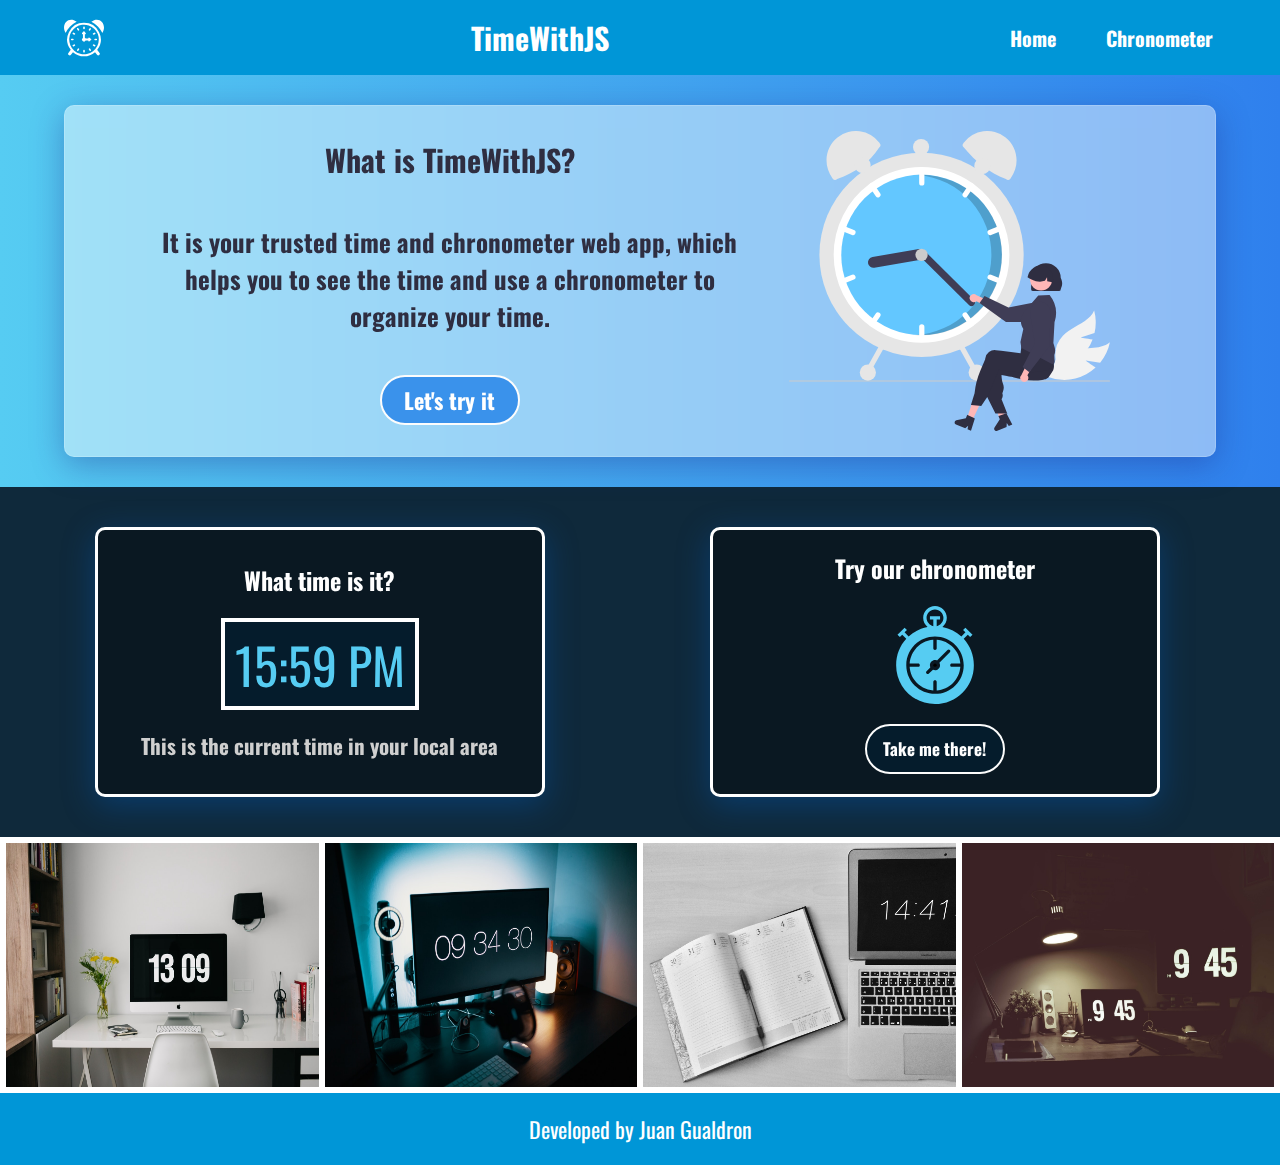
<file: index.html>
<!DOCTYPE html>
<html lang="en">
<head>
    <meta charset="UTF-8">
    <meta http-equiv="X-UA-Compatible" content="IE=edge">
    <meta name="viewport" content="width=device-width, initial-scale=1.0">
    <meta name="description" content="">
    <meta name=”robots”  content=”index,follow”>
    <link rel="icon" type="image/png" sizes="32x32" href="" alt="Favicon icon"> 
    <link rel="preconnect" href="https://fonts.googleapis.com">
    <link rel="preconnect" href="https://fonts.gstatic.com" crossorigin>
    <link href="https://fonts.googleapis.com/css2?family=Oswald:wght@400;700&display=swap" rel="stylesheet">
    <link rel="stylesheet" href="./index.css">
    <link rel="stylesheet" href="./css/desktop.css" media="(min-width: 800px)">
    <title>TimeWithJS</title>
    
</head>
<body onload="getDate()">
    <header class="header_container">
        <section class="header_content">
            <img class="header_logo" src="./assets/icons/alarm-clock.svg" alt="Clock Icon">
            <h1>TimeWithJS</h1>
            <button class="button_burger" onclick="appearNavigation()" type="button"><img class="header_burger" src="./assets/icons/burger.svg" alt="Burguer Icon"></button>
            <button class="button_x" onclick="dissapearNavigation()" type="button"><img class="header_xButton" src="./assets/icons/xButton.svg" alt="X Icon"></button>
            <nav class="header_nav">
                <ul class="nav_content">
                    <li><a href="./index.html">Home</a></li>
                    <li><a href="./chronometer.html">Chronometer</a></li>
                </ul>
            </nav>
        </section>
    </header>
    <main class="main_container">
        <section class="main_content">
            <section class="main_presentation">
                <div class="header_mobile-navigation">
                    <ul class="nav_mobile-content">
                        <li><a href="./index.html">Home</a></li>
                        <li><a href="./chronometer.html">Chronometer</a></li>
                    </ul>
                </div>
                <section class="presentation_container">
                    <div class="presentation_info">
                        <h2>What is TimeWithJS?</h2>
                        <img src="./assets/images/undraw_time_management_re_tk5w.svg" alt="">
                        <h3>It is your trusted time and chronometer web app, which helps you to see the time and use a chronometer to organize your time.<br></h3>
                        <button><a href="#time">Let's try it</a></button>
                    </div> 
                </section>
            </section>

            <section id="time" class="main_time">
                <section class="time_info">
                        <h2>What time is it?</h2>
                        <p><span class="hours"></span>:<span class="minutes"></span></p>
                        <h3>This is the current time in your local area</h3>
                </section>

                <section class="main_images">
                    <picture>
                        <source media="(min-width: 800px)" srcset="./assets/images/clock1Big.jpg">
                        <img src="./assets/images/clock1Small.jpg" alt="">
                    </picture>
                    <picture>
                        <source media="(min-width: 800px)" srcset="./assets/images/clock2Big.jpg">
                        <img src="./assets/images/clock2Small.jpg" alt="">
                    </picture>
                    <picture>
                        <source media="(min-width: 800px )" srcset="./assets/images/clock3Big.jpg">
                        <img src="./assets/images/clock3Small.jpg" alt="">
                    </picture>
                    <picture>
                        <source media="(min-width: 800px )" srcset="./assets/images/clock4Big.jpg">
                        <img src="./assets/images/clock4Small.jpg" alt="">
                    </picture>
                </section>

                <section class="time_chronometer">
                    <h2>Try our chronometer</h2>
                    <img src="./assets/images/chronometer.svg" alt="">
                    <button><a href="./chronometer.html">Take me there!</a></button>
                </section>
            </section>
        </section>
    </main>

    <footer class="footer_container">
        <section class="footer_content">
            <p>Developed by Juan Gualdron</p>
        </section>
    </footer>

    <script src="./index.js"></script>
</body>
</html>
</file>
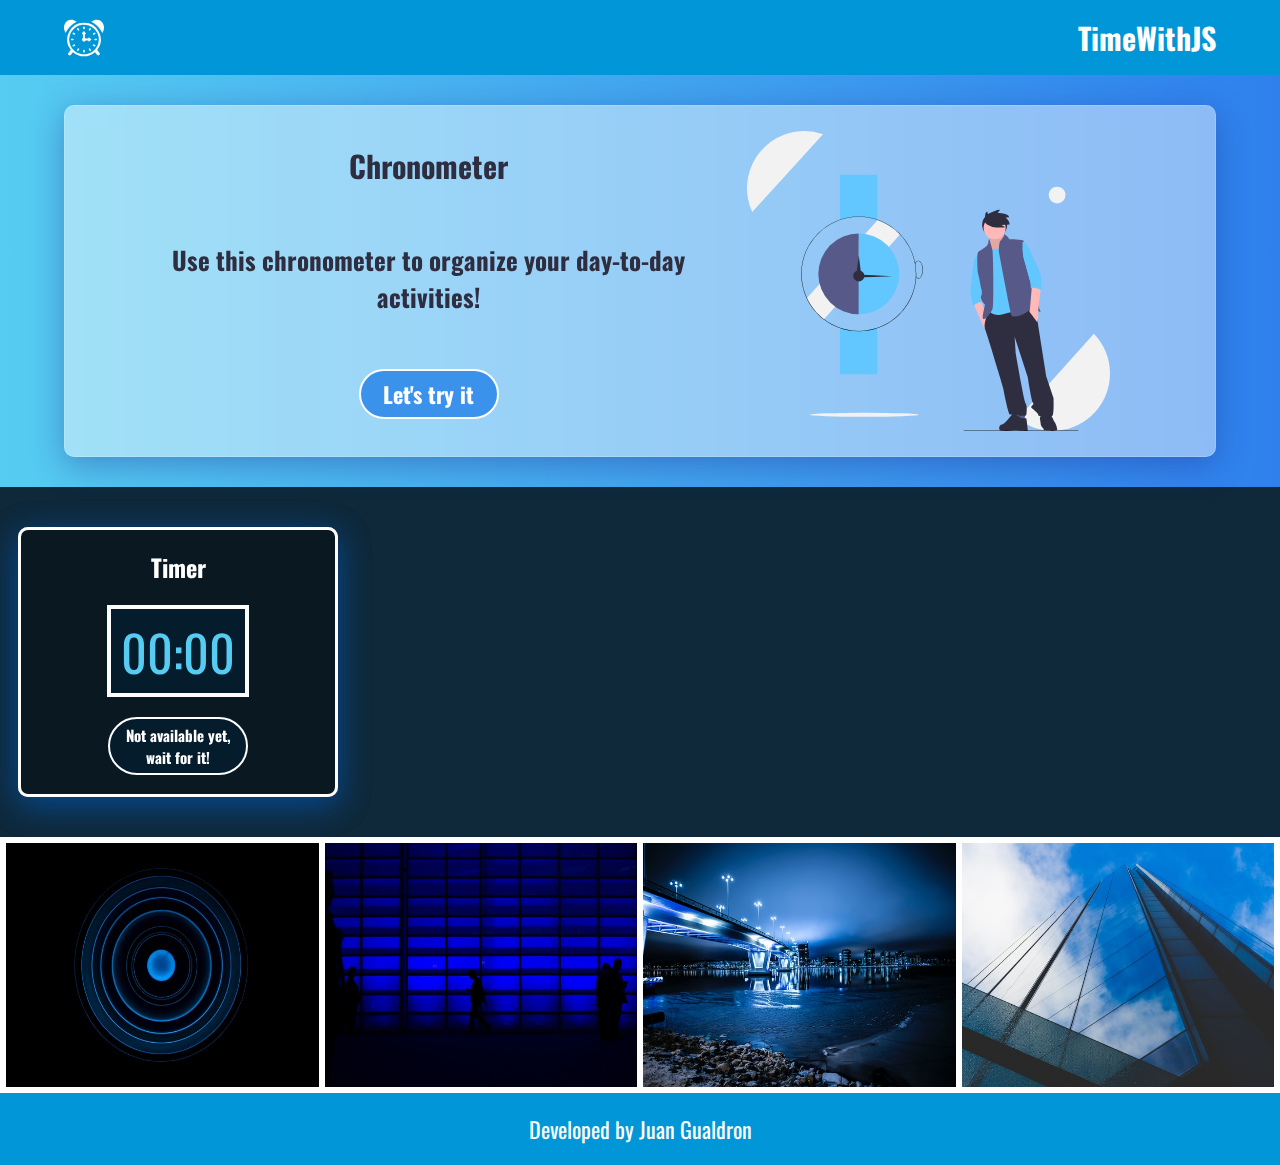
<file: chronometer.html>
<!DOCTYPE html>
<html lang="en">
<head>
    <meta charset="UTF-8">
    <meta http-equiv="X-UA-Compatible" content="IE=edge">
    <meta name="viewport" content="width=device-width, initial-scale=1.0">
    <meta name="description" content="">
    <meta name=”robots”  content=”index,follow”>
    <link rel="icon" type="image/png" sizes="32x32" href="" alt="Favicon icon"> 
    <link rel="preconnect" href="https://fonts.googleapis.com">
    <link rel="preconnect" href="https://fonts.gstatic.com" crossorigin>
    <link href="https://fonts.googleapis.com/css2?family=Oswald:wght@400;700&display=swap" rel="stylesheet">
    <link rel="stylesheet" href="./index.css">
    <link rel="stylesheet" href="./css/chronometer.css">
    <link rel="stylesheet" href="./css/desktop.css" media="(min-width: 950px)">
    <title>Chronometer</title>
</head>
<body>
    <header class="header_container">
        <section class="header_content">
            <img class="header_logo" src="./assets/icons/alarm-clock.svg" alt="Clock Icon">
            <h1>TimeWithJS</h1>
            <button class="button_burger" onclick="appearNavigation()" type="button"><img class="header_burger" src="./assets/icons/burger.svg" alt="Burguer Icon"></button>
            <button class="button_x" onclick="dissapearNavigation()" type="button"><img class="header_xButton" src="./assets/icons/xButton.svg" alt="X Icon"></button>
        </section>
    </header>
    <main class="main_container">
        <section class="main_content">
            <section class="main_presentation">
                <section class="presentation_container">
                    <div class="presentation_info">
                        <h2>Chronometer</h2>
                        <img src="./assets/images/chronometerPresentation.svg" alt="">
                        <h3>Use this chronometer to organize your day-to-day activities!<br></h3>
                        <button><a href="#time">Let's try it</a></button>
                    </div> 
                </section>
            </section>

            <section id="time" class="main_time">
                <section class="time_info">
                        <h2>Chronometer</h2>
                        <p><span class="hoursChronometer">00</span>:<span class="minutesChronometer">00</span></p>
                        <div class="time_buttons">
                            <button class="start" onclick="startChronometer()">Start</button>
                            <button class="stop" onclick="stopChronometer()">Stop</button>
                            <button class="reset" onclick="resetChronometer()">Reset</button>
                        </div>
                        
                </section>

                <section class="main_images">
                    <picture>
                        <source media="(min-width: )" srcset="">
                        <img src="./assets/images/chronometer1Small.jpg" alt="">
                    </picture>
                    <picture>
                        <source media="(min-width: )" srcset="">
                        <img src="./assets/images/chronometer3Small.jpg" alt="">
                    </picture>
                    <picture>
                        <source media="(min-width: )" srcset="">
                        <img src="./assets/images/chronometer2Small.jpg" alt="">
                    </picture>
                    <picture>
                        <source media="(min-width: )" srcset="">
                        <img src="./assets/images/chronometer4Small.jpg" alt="">
                    </picture>
                </section>

                <section class="time_info">
                    <h2>Timer</h2>
                    <p><span class="hoursChronometer">00</span>:<span class="minutesChronometer">00</span></p>
                    <div class="timer_buttons">
                        <button>Not available yet, wait for it!</button>
                    </div>
                    
            </section>
                
            </section>


        </section>
    </main>

    <footer class="footer_container">
        <section class="footer_content">
            <p>Developed by Juan Gualdron</p>
        </section>
    </footer>

    <script src="./chronometer.js"></script>
    <script src="./index.js"></script>
</body>
</html>
</file>
<file: index.css>
*{
    box-sizing: border-box;
    margin: 0;
    padding: 0;
}

html{
    font-size: 62.5%;
    font-family: 'Oswald', sans-serif;
}
.header_container{
    width: 100%;
    height: auto;
    background: #0096d7;
}
.header_content{
    display: flex;
    flex-direction: row;
    align-items: center;
    justify-content: space-between;
    gap: 15px;
    width: 90%;
    margin: 0 auto;
    padding: 15px 0;
    text-align: center;
    color: #fff;
}
.header_content .header_logo{
    width: 40px;
    height: 40px;
}
.header_content h1{
    font-size: 3rem;
}


.header_content .header_burger{
    width: 40px;
    height: 40px;
}
.header_content .header_xButton{
    width: 40px;
    height: 40px;
}
.button_burger{
    background: none;
    border: none;
    cursor: pointer;
}
.button_x{
    background: none;
    border: none;
    display: none;
    cursor: pointer;
}


.header_content .header_nav{
    display: none;
}

.header_mobile-navigation{
    display: none;
    position: absolute;
    top: -20px;
    z-index: 999;
    width: 100%;
    min-width: 180px;
    max-width: 240px;
    height: 250px;
    background-color: #fff;
    box-shadow: 0 8px 32px 0 rgba( 31, 38, 135, 0.37 );
    backdrop-filter: blur( 7.5px );
    -webkit-backdrop-filter: blur( 7.5px );
    border: 1px solid rgba( 255, 255, 255, 0.18 );
    border-radius: 10px;
}
.header_mobile-navigation .nav_mobile-content{
    display: flex;
    flex-direction: column;
    justify-content: center;
    align-items: center;
    gap: 30px;
    width: 100%;
    height: 100%;
    list-style-type: none;
}
.nav_mobile-content li{
    display: flex;
    justify-content: center;
    align-items: center;
    width: 120px;
    height: 30px;
    background-color: #56ccf2;
    border-radius: 20px;

}
.nav_mobile-content li a{
    text-decoration: none;
    font-size: 1.9rem;
    font-weight: bold;
    color: #000;
}





.main_container{
    width: 100%;
    height: auto;
    display: flex;
    justify-content: center;
}
.main_content{
    width: 100%;
    height: auto;
    display: flex;
    flex-direction: column;
}



.main_presentation{
    position: relative;
    display: flex;
    flex-direction: column;
    align-items: center;
    width: 100%;
    height: auto;
    background: linear-gradient(to right, #56ccf2, #2f80ed);
    
}
.presentation_container{
    width: 90%;
    max-width: 500px;
    display: flex;
    flex-direction: column;
    margin: 30px auto;
    padding: 25px 0;
    background: rgba( 255, 255, 255, 0.45 );
    box-shadow: 0 8px 32px 0 rgba( 31, 38, 135, 0.37 );
    backdrop-filter: blur( 8.5px );
    -webkit-backdrop-filter: blur( 8.5px );
    border-radius: 10px;
    border: 1px solid rgba( 255, 255, 255, 0.18 );
}
.presentation_info{
    width: 95%;
    gap: 30px;
    display: flex;
    flex-direction: column;
    align-items: center;
    margin: 0 auto;
}
.presentation_info img{
    width: 100%;
    min-width: 250px;
    height: 100%;
    min-height: 200px;
    max-height: 300px;
}
.presentation_info h2{
    text-align: center;
    color: rgb(47 46 65);
    font-size: 2.4rem;
}
.presentation_info h3{
    width: 90%;
    text-align: center;
    color: rgb(47 46 65);
    font-size: 2.1rem;
}
.presentation_info button{
    background: #3a92eb;
    border: 2px solid #fcfcfc;
    width: 100%;
    min-width: 100px;
    max-width: 140px;
    height: 100%;
    min-height: 40px;
    max-height: 50px;
    padding: 7px;
    border-radius: 30px;
}
.presentation_info button:hover{
    opacity: 0.6;
}
.presentation_info a{
    color: #fff;
    font-size: 1.8rem;
    font-weight: 700;
    font-family: 'Oswald', sans-serif;
    text-decoration: none;
}


/* --------------------------------------------- */

.main_time{
    width: 100%;
    height: auto;
    display: flex;
    flex-direction: column;
    gap: 20px;
    background-color: #0f293b;
    padding-top: 20px;
}

.time_info{
    width: 90%;
    min-width: 200px;
    max-width: 450px;
    height: auto;
    margin: 20px auto 50px auto;
    display: flex;
    gap: 20px;
    flex-direction: column;
    align-items: center;
    padding: 20px 0;
    background: rgb(10 24 34);
    box-shadow: 0 8px 32px 0 rgb(3 96 195 / 37%);
    backdrop-filter: blur( 8.5px );
    -webkit-backdrop-filter: blur( 8.5px );
    border-radius: 10px;
    border: 3px solid rgb(255 255 255);
}

.time_info h2{
    color: #fff;
    text-align: center;
    font-size: 2rem;
}
.time_info h3{
    width: 95%;
    color: rgb(207, 207, 207);
    text-align: center;
    font-size: 1.8rem;
}
.time_info p{
    width: fit-content;
    padding: 5px 10px;
    font-size: 5rem;
    border: 4px solid #fff;
    background-color: #051C2C;
    color: #56ccf2;
}




.main_images{
    width: 100%;
    height: auto;
    display: grid;
    grid-template-columns: 1fr 1fr;
    grid-template-rows: 1fr 1fr;
    border: 3px solid rgb(255 255 255);
}

.main_images picture{
    width: 100%;
    height: 180px;
    border: 3px solid rgb(255 255 255);
}

.main_images img{
    width: 100%;
    height: 100%;
    object-fit: fill;
}

.time_chronometer{
    width: 90%;
    min-width: 200px;
    max-width: 450px;
    height: auto;
    margin: 20px auto 50px auto;
    display: flex;
    gap: 20px;
    flex-direction: column;
    align-items: center;
    padding: 20px 0;
    background: rgb(10 24 34);
    box-shadow: 0 8px 32px 0 rgb(3 96 195 / 37%);
    backdrop-filter: blur( 8.5px );
    -webkit-backdrop-filter: blur( 8.5px );
    border-radius: 10px;
    border: 3px solid rgb(255 255 255);
}

.time_chronometer h2{
    color: #fff;
    text-align: center;
    font-size: 2rem;
}
.time_chronometer img{
    width: 100%;
    min-width: 150px;
    max-width: 300px;
    height: 100%;
    min-height: 50px;
    max-height: 130px;
}
.time_chronometer button{
    background: #051C2C;
    border: 2px solid #fcfcfc;
    width: 100%;
    min-width: 100px;
    max-width: 140px;
    height: 100%;
    min-height: 40px;
    max-height: 50px;
    padding: 5px;
    border-radius: 30px;
}
.time_chronometer a{
    color: #fff;
    font-size: 1.7rem;
    font-weight: 700;
    font-family: 'Oswald', sans-serif;
    text-decoration: none;
}



.footer_container{
    width: 100%;
    height: auto;
    background: #0096d7;

}
.footer_container .footer_content{
    display: flex;
    justify-content: center;
    align-items: center;
    width: 90%;
    padding: 20px 0;
    margin: 0 auto;
    text-align: center;
}
.footer_container .footer_content p{
    font-size: 2.2rem;
    color: #fff;
}
</file>
<file: css/desktop.css>
.button_burger{
    display: none;
}
.header_content .header_nav{
    display: block;
    width: 100%;
    max-width: 240px;

}
.header_nav .nav_content{
    display: flex;
    justify-content: space-evenly;
    gap: 20px;
    list-style: none;
}
.nav_content li{
    display: flex;
    justify-content: center;
    align-items: center;
    max-width: 100px;
    height: 30px;
}
.nav_content li a{
    width: fit-content;
    min-width: 120px;
    padding: 5px;
    max-width: 150px;
    color: var(--titles-color-font);
    text-decoration: none;
    font-size: 2rem;
    font-weight: bold;
}
.nav_content li a:hover{
    background-color: #fff;
    border-radius: 20px;
    color: #000
}

.presentation_container{
    max-width: 1400px
}

.presentation_info{
    display: grid;
    place-content: center;
    align-items: center;
    justify-items: center;
    grid-template-columns: auto auto auto;
    grid-template-areas: 
    'Title Image'
    'Text Image'
    'Button Image'
    ;
    max-width: 1000px;
}
.presentation_info h2{
    grid-area: Title;
    font-size: 3rem;
}
.presentation_info h3{
    width: 100%;
    grid-area: Text;
    font-size: 2.5rem
}
.presentation_info img{
    grid-area: Image
}
.presentation_info button{
    grid-area: Button;
}
.presentation_info button a{
    font-size: 2.2rem
}


.main_time{
    display: grid;
    grid-template-rows: auto auto;
    grid-template-areas:
    'Time Chronometer'
    'Images Images'
    ;
}
.time_info{
    grid-area: Time;
    justify-self: center;
    justify-content: center;
    margin: 20px 50px;
    height: 270px;
    margin-bottom: 20px;
}
.time_info h2{
    font-size: 2.4rem
}
.time_info h3{
    width: 90%;
    font-size: 2.1rem;
}
.time_chronometer{
    grid-area: Chronometer;
    justify-content: center;
    margin: 20px 50px;
    height: 270px;
    margin-bottom: 20px;
}
.time_chronometer h2{
    font-size: 2.4rem
}
.time_chronometer button{
    font-size: 2.1rem;
}
.main_images{
    grid-area: Images
}
.main_images{
    display: flex
}
.main_images picture{
    height: 250px;
    border: 3px solid rgb(255 255 255);
}
</file>
<file: css/chronometer.css>
.time_buttons{
    display: flex;
    gap: 20px;
}
.time_buttons button{
    width: 100%;
    min-width: 70px;
    max-width: 120px;
    height: 100%;
    min-height: 40px;
    max-height: 50px;
    padding: 5px;
    background: #051C2C;
    color: #fff;
    border: 2px solid #fcfcfc;
    border-radius: 30px;
    font-family: 'Oswald', sans-serif;
    font-size: 1.5rem;
    font-weight: bold;
}
.time_buttons :hover{
    opacity: 0.6;
}


.timer_buttons button{
    width: 100%;
    min-width: 120px;
    max-width: 140px;
    height: 100%;
    min-height: 50px;
    max-height: 70px;
    padding: 5px;
    background: #051C2C;
    color: #fff;
    border: 2px solid #fcfcfc;
    border-radius: 30px;
    font-family: 'Oswald', sans-serif;
    font-size: 1.5rem;
    font-weight: bold;
}
</file>
